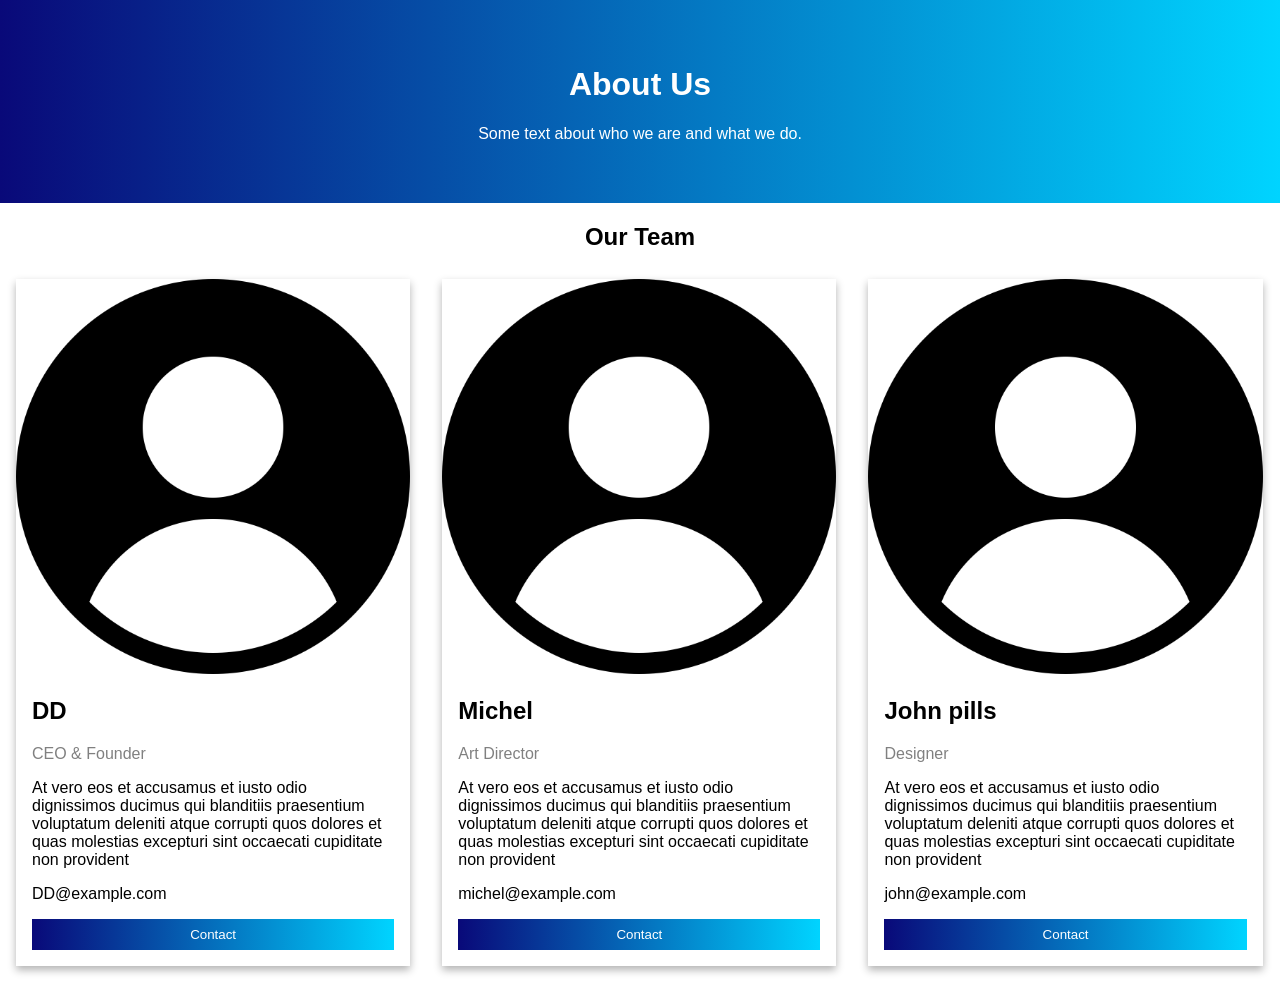
<file: About-us.html>
<!DOCTYPE html>
<html>
<head>
<meta name="viewport" content="width=device-width, initial-scale=1">
  <link rel="shortcut icon" href="favicon.ico" type="image/x-icon">
<style>
body {
  font-family: Arial, Helvetica, sans-serif;
  margin: 0;
}

html {
  box-sizing: border-box;
}

*, *:before, *:after {
  box-sizing: inherit;
}

.column {
  float: left;
  width: 33.3%;
  margin-bottom: 16px;
  padding: 0 8px;
}

.card {
  box-shadow: 0 4px 8px 0 rgba(0, 0, 0, 0.3);
  margin: 8px;
}

.about-section {
  padding: 2.8rem;
  text-align: center;
  background: rgb(2,0,36);
background: linear-gradient(90deg, rgba(2,0,36,1) 0%, rgba(9,9,121,1) 0%, rgba(0,212,255,1) 100%);
  color: white;
}

.container {
  padding: 0 1rem;
}

.container::after, .row::after {
  content: "";
  clear: both;
  display: table;
}

.title {
  color: grey;
}

.button {
  border: none;
  outline: 0;
  display: inline-block;
  padding: 0.5rem;
  color: white;
  background: linear-gradient(90deg, rgba(2,0,36,1) 0%, rgba(9,9,121,1) 0%, rgba(0,212,255,1) 100%);
  text-align: center;
  cursor: pointer;
  width: 100%;
}

.button:hover {
  background-color: #555;
}

@media screen and (max-width: 650px) {
  .column {
    width: 100%;
    display: block;
  }
}
</style>
</head>
<body>

<div class="about-section">
  <h1>About Us</h1>
  <p>Some text about who we are and what we do.</p>

</div>

<h2 style="text-align:center">Our Team</h2>
<div class="row">
  <div class="column">
    <div class="card">
      <img src="member.png" alt="Jane" style="width:100%">
      <div class="container">
        <h2>DD</h2>
        <p class="title">CEO & Founder</p>
        <p>At vero eos et accusamus et iusto odio dignissimos ducimus qui blanditiis praesentium voluptatum deleniti atque corrupti quos dolores et quas molestias excepturi sint occaecati cupiditate non provident</p>
        <p>DD@example.com</p>
        <p><button class="button">Contact</button></p>
      </div>
    </div>
  </div>

  <div class="column">
    <div class="card">
      <img src="member.png" alt="Mike" style="width:100%">
      <div class="container">
        <h2>Michel</h2>
        <p class="title">Art Director</p>
        <p>At vero eos et accusamus et iusto odio dignissimos ducimus qui blanditiis praesentium voluptatum deleniti atque corrupti quos dolores et quas molestias excepturi sint occaecati cupiditate non provident</p>
        <p>michel@example.com</p>
        <p><button class="button">Contact</button></p>
      </div>
    </div>
  </div>
  
  <div class="column">
    <div class="card">
      <img src="member.png" alt="John" style="width:100%">
      <div class="container">
        <h2>John pills</h2>
        <p class="title">Designer</p>
        <p>At vero eos et accusamus et iusto odio dignissimos ducimus qui blanditiis praesentium voluptatum deleniti atque corrupti quos dolores et quas molestias excepturi sint occaecati cupiditate non provident</p>
        <p>john@example.com</p>
        <p><button class="button">Contact</button></p>
      </div>
    </div>
  </div>
</div>

</body>
</html>
</file>
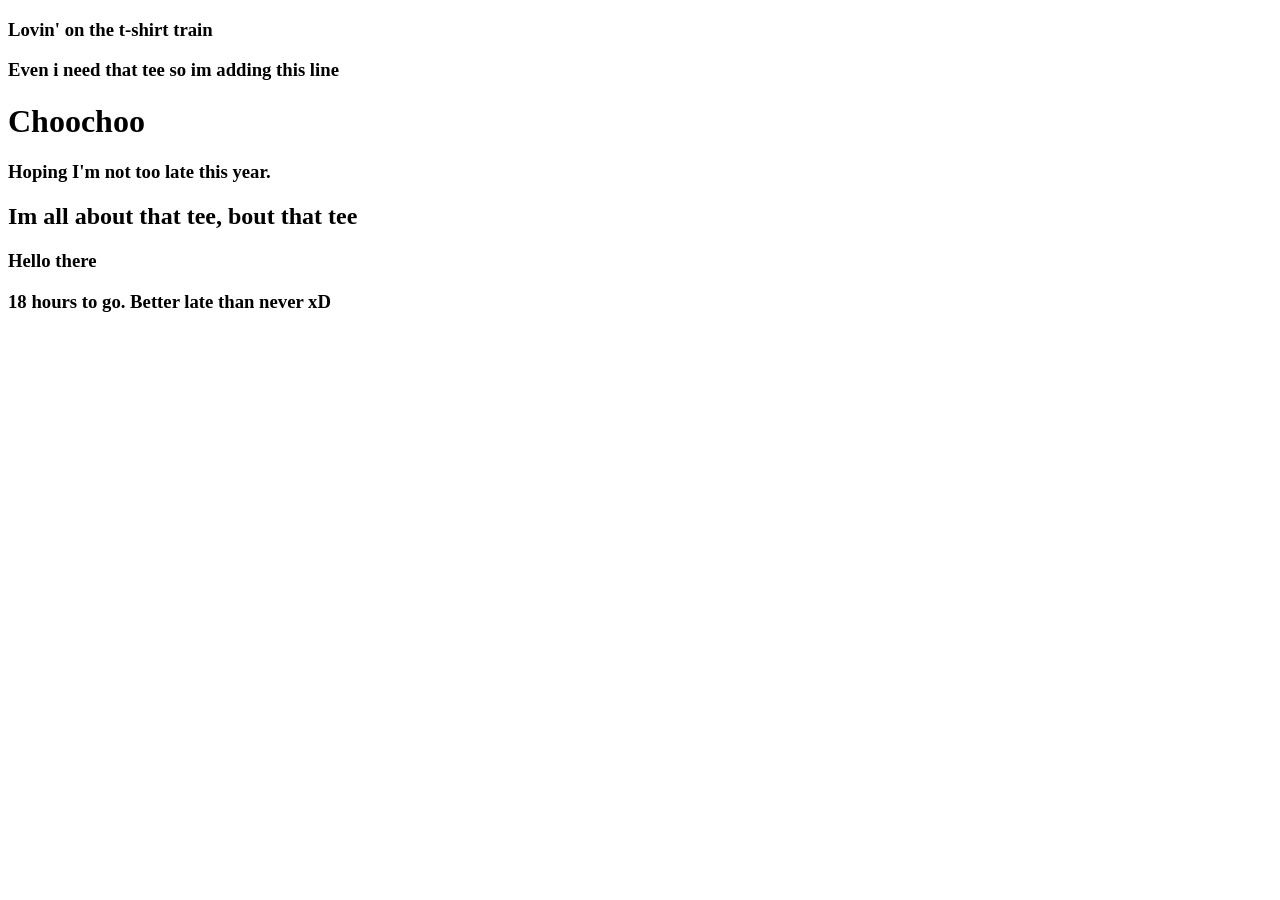
<file: AllAboutThatTee.html>
<!DOCTYPE html>
<html lang="en">
 <head>
     <title>It's all about the tee.</title>
 </head>
<body id="body">
     <h3>Lovin' on the t-shirt train</h3>
     <h3>Even i need  that tee so im adding this line</h3>
     <h1>Choochoo</h1>
    <h3>Hoping I'm not too late this year.</h3>
     <h2>Im all about that tee, bout that tee</h2>
    <h3>Hello there</h3>
     <h3>18 hours to go. Better late than never xD </h3>
</body>
</html>
</file>
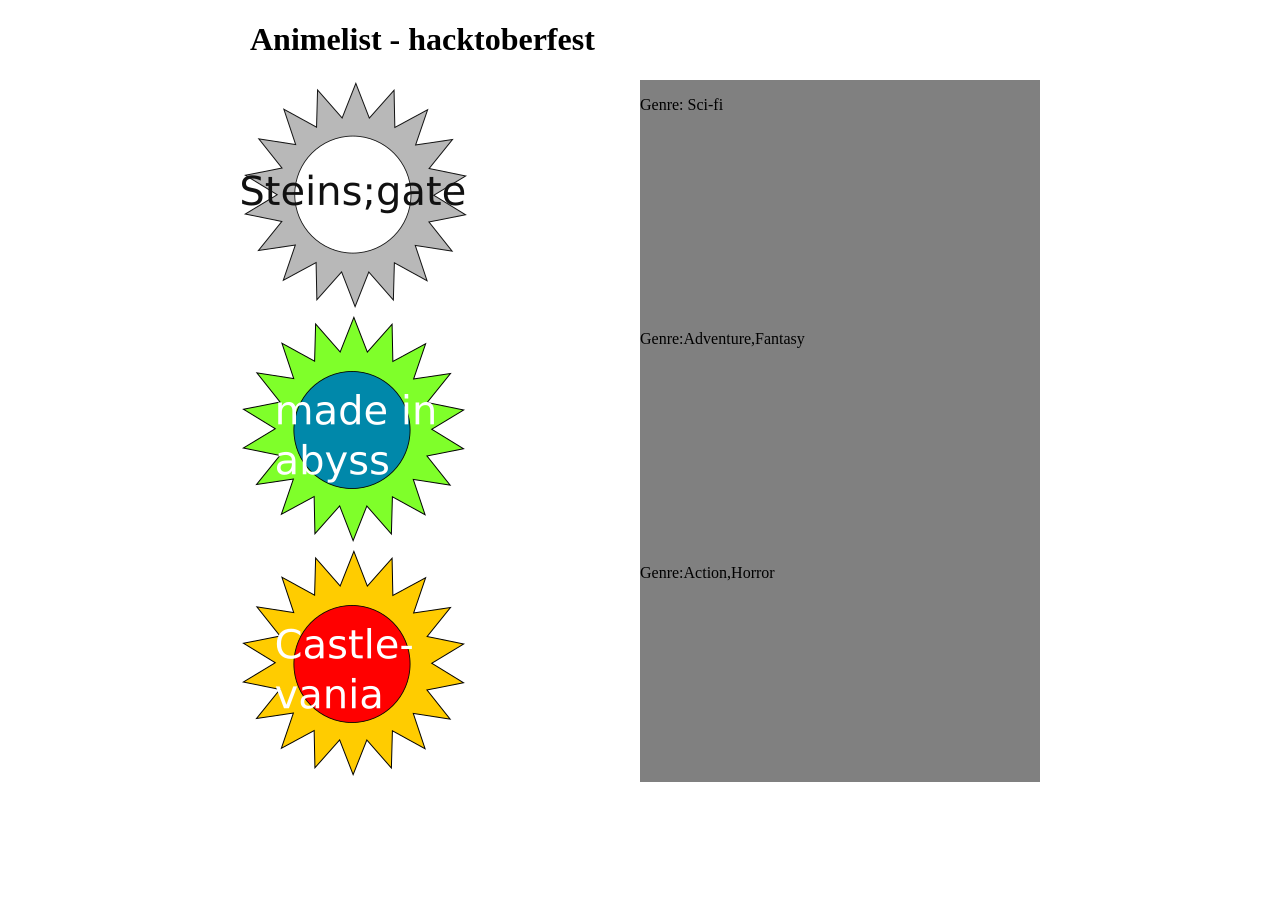
<file: animelist.html>
<!DOCTYPE html>
<html lang="en">

<head>
    <meta charset="UTF-8">
    <meta name="viewport" content="width=device-width, initial-scale=1.0">
    <meta http-equiv="X-UA-Compatible" content="ie=edge">
    <title>Anime List</title>
    <link href="css/animelist.css" type="text/css" rel="stylesheet">
</head>

<body>
    <div class="container">
        <h1>Animelist - hacktoberfest</h1>
        <div class="grid">
            <div class="item">
                <img src="images/sg.png" alt="steins;gate">
            </div>
            <div class="right" class="item">
                <p>Genre: Sci-fi</p>
		<p></p>
            </div>
        </div>

        <div class="grid">
            <div class="item">
                <img src="images/mia.png" alt="made in abyss">
            </div>
            <div class="right" class="item">
                <p>Genre:Adventure,Fantasy</p>
            </div>
        </div>
	<div class="grid">
		<div class="item">
			<img src="images/cv.png" alt="castlevania">
		</div>
		<div class="right" class="item">
			<p>Genre:Action,Horror</p>
		</div>
	</div>
    </div>
</body>

</html>
</file>
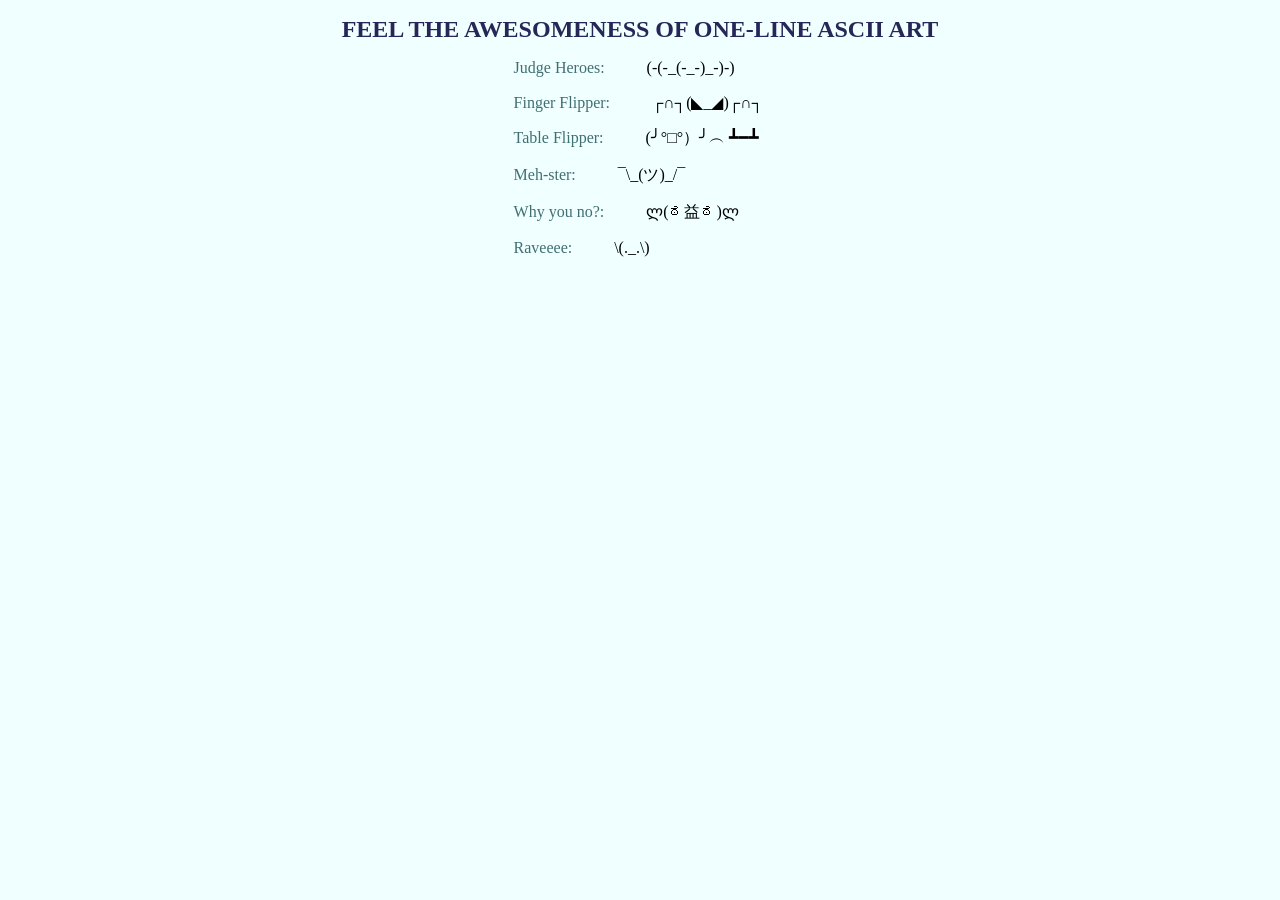
<file: awesome_ascii.html>
<!DOCTYPE html>
<html>
<head>
    <meta charset="utf-8" />
    <meta http-equiv="X-UA-Compatible" content="IE=edge">
    <title>Awesome ASCII Art</title>
    <meta name="viewport" content="width=device-width, initial-scale=1">
    <link rel="stylesheet" type="text/css" media="screen" href="./css/awesome_ascii.css" />
    <!-- <script src="main.js"></script> -->
</head>
<body>
    <h1>FEEL THE AWESOMENESS OF ONE-LINE ASCII ART</h1>

    <p><span class="name">Judge Heroes:</span> (-(-_(-_-)_-)-) </p>
    <p><span class="name">Finger Flipper:</span> ┌∩┐(◣_◢)┌∩┐ </p>
    <p><span class="name">Table Flipper:</span> (╯°□°）╯︵ ┻━┻ </p>
    <p><span class="name">Meh-ster:</span> ¯\_(ツ)_/¯ </p>
    <p><span class="name">Why you no?:</span> ლ(ಠ益ಠ)ლ </p>
    <p><span class="name">Raveeee:</span> \(._.\) </p>
</body>
</html>
</file>
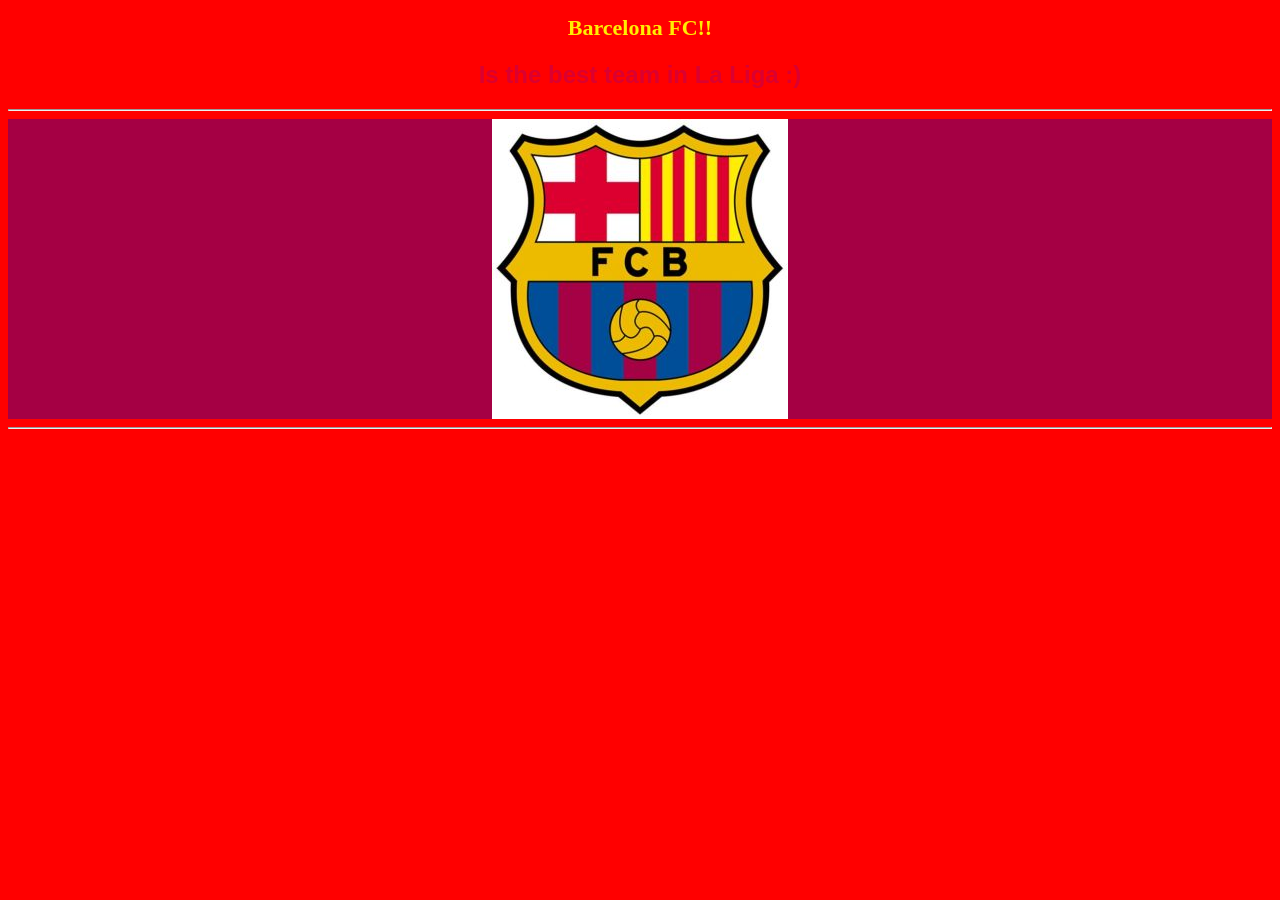
<file: barca.html>
<!DOCTYPE html>
<html>
<head>
<meta charset="UTF-8">
<title>La Liga's Greatest Team</title>
<link rel="stylesheet" type="text/css" href="css/barca.css">
<style>
body {
  background-color: red;
}

h1 {
  font-family: "Merriweather", serif;
  font-size: 22px;
}	
</style>
	
</head>

<body>
<h1>Barcelona FC!!</h1>
<h2>Is the best team in La Liga :)</h2>
<hr>

<div id="middle">
	<img src="images/barca/logo.jpg" alt="Barcelona FC team logo">
</div>
<hr>
</body>
</html>
</file>
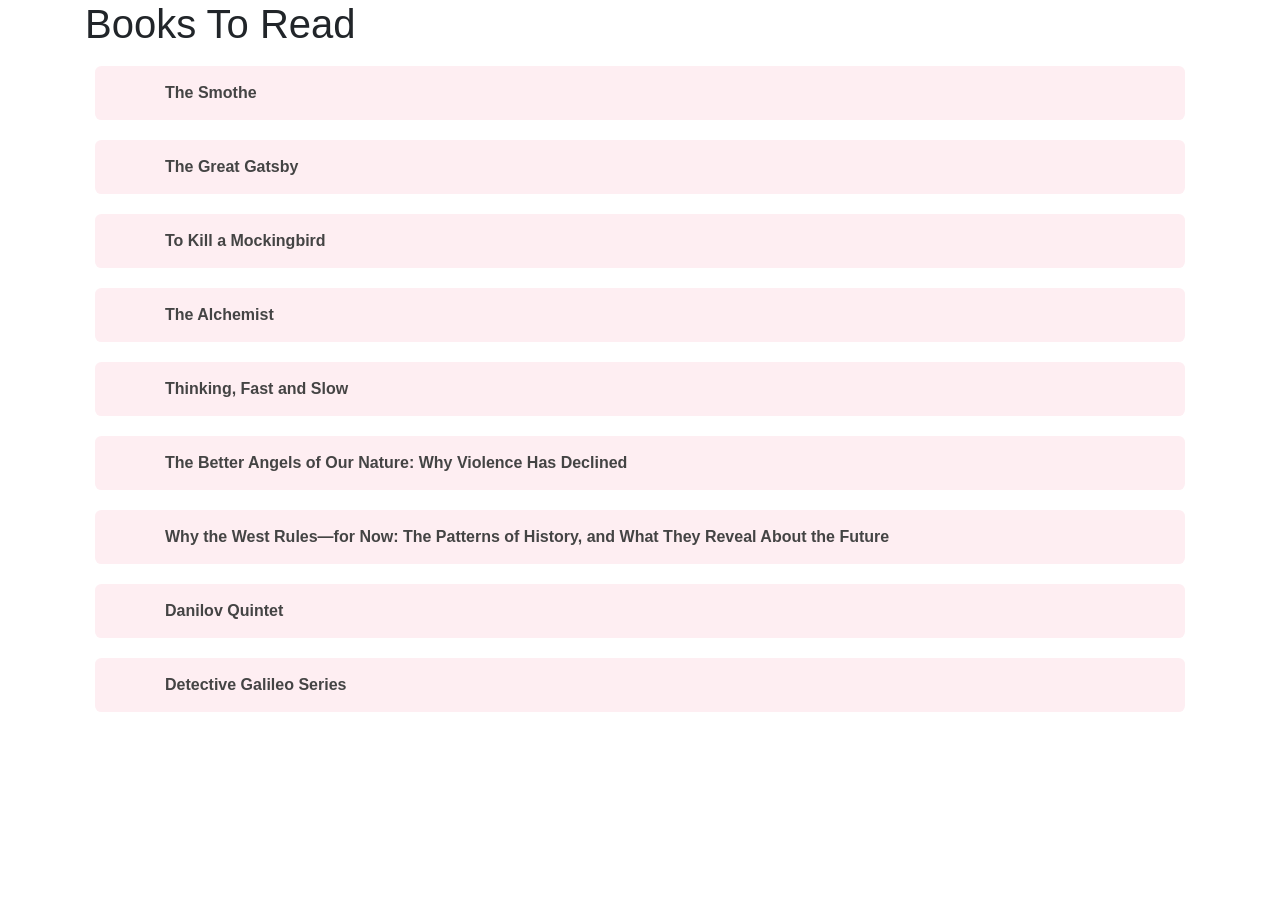
<file: books.html>
<!DOCTYPE html>
<html>

<head>
    <title>Books</title>
    <meta charset="utf-8">
    <meta name="viewport" content="width=device-width, initial-scale=1">
    <link rel="stylesheet" href="https://maxcdn.bootstrapcdn.com/bootstrap/4.1.3/css/bootstrap.min.css">

    <style>
        .box {
  position: relative;
  display: flex;
  flex-wrap: wrap;
}

.box-item {
  position: relative;
  display: block;
  background-color: #FEEEF2;
  color: #444;
  font-weight: 600;
  width: 100%;
  cursor: pointer;
  border-radius: 0.4rem;
  padding: 15px 8px 15px 70px;
  margin: 10px;
  font-size: 1rem;
  text-overflow: ellipsis;
  overflow-x: hidden;
  white-space: nowrap;
}
    </style>
</head>

<body>
    <div class="books_list">
        <div class="container">
            <h1>Books To Read</h1>
            <div class="box mx-auto">
                <a class="box-item" href="https://www.goodreads.com/book/show/4672">The Smothe</a>
                <a class="box-item" href="https://www.goodreads.com/book/show/4671">The Great Gatsby</a>
                <a class="box-item" href="https://www.goodreads.com/book/show/2657">To Kill a Mockingbird</a>
                <a class="box-item" href="https://www.goodreads.com/book/show/865">The Alchemist</a>
                <a class="box-item" href="https://www.goodreads.com/book/show/11468377-thinking-fast-and-slow">Thinking, Fast and Slow</a>
                <a class="box-item" href="https://www.goodreads.com/book/show/13543093-the-better-angels-of-our-nature"> The Better Angels of Our Nature: Why Violence Has Declined</a>
                <a class="box-item" href="https://www.goodreads.com/book/show/9491855-why-the-west-rules-for-now"> Why the West Rules—for Now: The Patterns of History, and What They Reveal About the Future </a>
                <a class="box-item" href="https://www.goodreads.com/series/53294-danilov-quintet">Danilov Quintet</a>
                <a class="box-item" href="https://www.goodreads.com/series/99164-detective-galileo">Detective Galileo Series</a>
                <a class="box item" href="https://www.goodreads.com/book/show/48757.The_Tao_of_Pooh"The Tao of Pooh</a>
            </div>
        </div>
    </div>
</body>
</html>
</file>
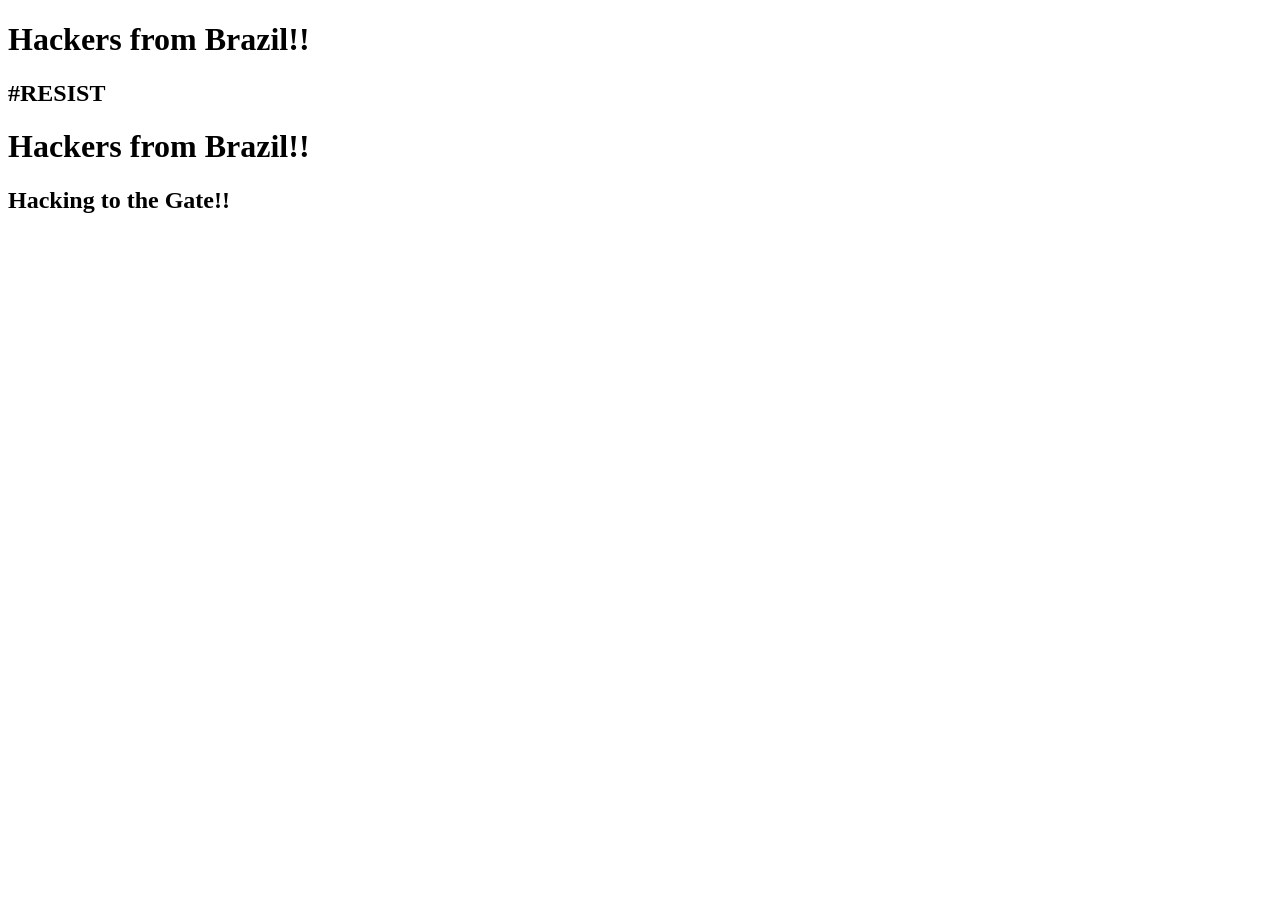
<file: brazil_code.html>
<!DOCTYPE html>
<html lang="en">
<head>
    <title>Brazil code too! </title>
</head>

<body id="body">
  <h1>Hackers from Brazil!!</h1>
  <h2>#RESIST</h2>
  <h1> Hackers from Brazil!!</h1>
    <h2> Hacking to the Gate!!</h2>
</body>
</html>
</file>
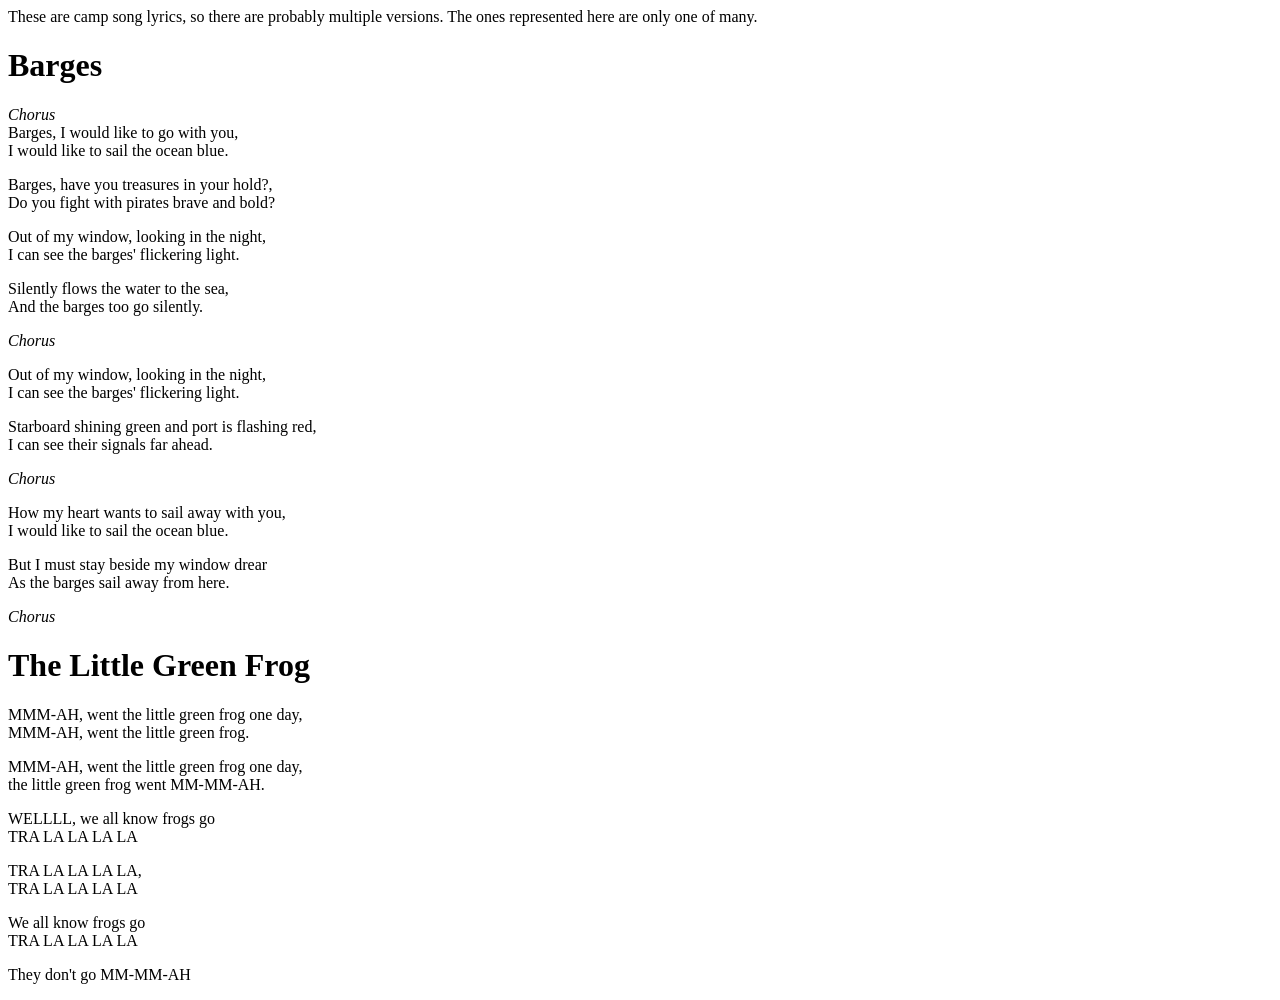
<file: campsongs.html>
<html>
<head>
  <title>Fun camp song lyrics</title>
</head>
<body>
  <div>These are camp song lyrics, so there are probably multiple versions. The ones represented here are only one of many.
    <h1>Barges</h1>
    <p><i>Chorus</i> <br/>Barges, I would like to go with you, <br/>I would like to sail the ocean blue.</p>
    <p>Barges, have you treasures in your hold?, <br/>Do you fight with pirates brave and bold? <br/></p>
    <p>Out of my window, looking in the night, <br/>I can see the barges' flickering light.</p>
    <p>Silently flows the water to the sea, <br/>And the barges too go silently.<br/></p>
    <p><i>Chorus</i><br/></p>
    <p>Out of my window, looking in the night, <br/>I can see the barges' flickering light.</p>
    <p>Starboard shining green and port is flashing red,<br/>I can see their signals far ahead.<br/></p>
    <p><i>Chorus</i><br/></p>
    <p>How my heart wants to sail away with you,<br/>I would like to sail the ocean blue.</p>
    <p>But I must stay beside my window drear<br/>As the barges sail away from here.<br/></p>
    <p><i>Chorus</i><br/></p>
    <h1>The Little Green Frog</h1>
    <p>MMM-AH, went the little green frog one day,<br/>MMM-AH, went the little green frog.</p>
    <p>MMM-AH, went the little green frog one day,<br/>the little green frog went MM-MM-AH.</p>
    <p>WELLLL, we all know frogs go<br/>TRA LA LA LA LA</p>
    <p>TRA LA LA LA LA, <br/>TRA LA LA LA LA<br/></p>
    <p>We all know frogs go<br/>TRA LA LA LA LA</p>
    <p>They don't go MM-MM-AH</p>
  </div>
</body>
</html>
</file>
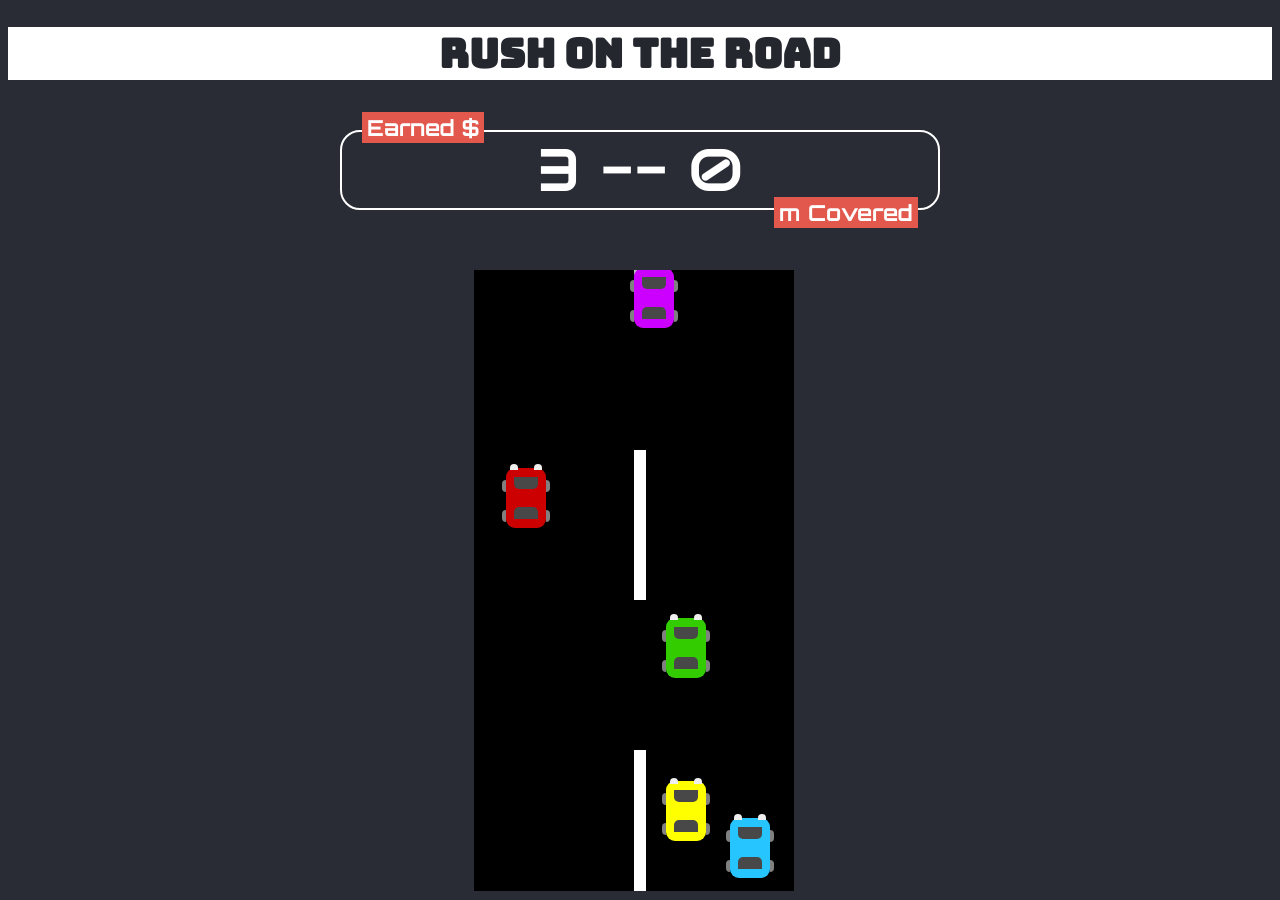
<file: Car_Race_index.html>
<!DOCTYPE html>
<html>
<head>
	<meta charset="utf-8">
	<title>Car Racing Game</title>	
	<link rel="stylesheet" type="text/css" href="css/Car_Race_style.css">
</head>
<body>
	<header>
		<h1>Rush on the Road</h1>
	</header>
	<div class="score-board">
		<div id="money-level" class="badge">Earned $</div>
		<div id="dist-level" class="badge">m Covered</div>
		<span id="earned-money">0</span>  --  <span id="coverd-dist">0</span>
	</div>
	<div id="container">
		<div id="line_1" class="line"></div>
		<div id="line_2" class="line"></div>
		<div id="line_3" class="line"></div>
		<div id="car" class="car">
			<div class="f_glass"></div>
			<div class="b_glass"></div>
			<div class="f_light_l"></div>
			<div class="f_light_r"></div>
			<div class="f_tyre_l"></div>
			<div class="f_tyre_r"></div>
			<div class="b_tyre_l"></div>
			<div class="b_tyre_r"></div>
		</div>
		<div id="car_1" class="car">
			<div class="f_glass"></div>
			<div class="b_glass"></div>
			<div class="f_light_l"></div>
			<div class="f_light_r"></div>
			<div class="f_tyre_l"></div>
			<div class="f_tyre_r"></div>
			<div class="b_tyre_l"></div>
			<div class="b_tyre_r"></div>
		</div>
		<div id="car_2" class="car">
			<div class="f_glass"></div>
			<div class="b_glass"></div>
			<div class="f_light_l"></div>
			<div class="f_light_r"></div>
			<div class="f_tyre_l"></div>
			<div class="f_tyre_r"></div>
			<div class="b_tyre_l"></div>
			<div class="b_tyre_r"></div>
		</div>
		<div id="car_3" class="car">
			<div class="f_glass"></div>
			<div class="b_glass"></div>
			<div class="f_light_l"></div>
			<div class="f_light_r"></div>
			<div class="f_tyre_l"></div>
			<div class="f_tyre_r"></div>
			<div class="b_tyre_l"></div>
			<div class="b_tyre_r"></div>
		</div>
		<div id="car_4" class="car">
			<div class="f_glass"></div>
			<div class="b_glass"></div>
			<div class="f_light_l"></div>
			<div class="f_light_r"></div>
			<div class="f_tyre_l"></div>
			<div class="f_tyre_r"></div>
			<div class="b_tyre_l"></div>
			<div class="b_tyre_r"></div>
		</div>
		<div id="car_5" class="car">
			<div class="f_glass"></div>
			<div class="b_glass"></div>
			<div class="f_light_l"></div>
			<div class="f_light_r"></div>
			<div class="f_tyre_l"></div>
			<div class="f_tyre_r"></div>
			<div class="b_tyre_l"></div>
			<div class="b_tyre_r"></div>
		</div>
		<div id="restart_div">
			<button id="restart">Let's go Again<br>
				<small class="small_text">[Press SPACEBAR]</small>
			</button>
		</div>
	</div>
	<audio id="game_audio" src="audios/Car_Race_audio_music.mp3" loop="loop"></audio>
	<script src="scripts/jquery.min.js"></script>
	<script src="scripts/Car_Race_script.js"></script>
</body>
</html>
</file>
<file: css/animelist.css>
h1 {
    margin-left: 10px;
}

.container {
    max-width: 800px;
    margin: 0 auto;
}

.grid {
    display: grid;
    grid-gap: 0px;
    grid-template-columns: 1fr 1fr;
}

.item {
    padding: 2px;
}

.item img {
    max-width: 380px;
}

.right {
	background-color: gray;
}
</file>
<file: css/awesome_ascii.css>
body {
    background-color: azure;
}

h1 {
    font-size: 24px;
    color: rgb(38, 38, 89);
    text-align: center;
}

p {
    margin-bottom: 5px;
    margin-left: 40%;
}

.name {
    color: rgb(64, 111, 113);
    margin-right: 5%;
    text-align: right;
}
</file>
<file: css/barca.css>
body {
	background-color: #004D98;
}

h1 {
	color: #FFED02;
	text-align: center;
	font-family: Arial;
	font-size: 55px;
}

h2 {
	color: #DB0030;
	text-align: center;
	font-family: Arial;
}

#middle {
	background-color: #A50044;
	width: 100%;
	height: 25%;
	margin: 0;
	padding: 0;
}

img {
	display: block;
	margin-left: auto;
	margin-right: auto;
	width: 25
}
</file>
<file: css/Car_Race_style.css>
@import url('https://fonts.googleapis.com/css?family=Bungee');
@import url('https://fonts.googleapis.com/css?family=Audiowide');
@import url('https://fonts.googleapis.com/css?family=Orbitron');
@import url('https://fonts.googleapis.com/css?family=Viga');
@import url('https://fonts.googleapis.com/css?family=Prosto+One');
@import url('https://fonts.googleapis.com/css?family=Luckiest+Guy');

*{
	margin: 1;
	padding: 0;
	box-sizing: border-box;
}

header {
	background: white;
	padding: 0px;
}

header > h1 {
	color: #24272E;
	text-align: center;
	font-family: Bungee, sans-serif;
	font-size: 40px;
}

.score-board {
	margin: 50px auto;
	border: 2px solid white;
	border-radius: 20px;
	text-align: center;
	width: 600px;
	color: white;
	font-size: 60px;
	padding: 20px, 20px;
	font-family: Audiowide, sans-serif;
	position: relative;
}

.badge {
	background: #E2584D;
	color: white;
	font-size: 22px;
	padding: 2px 5px;
	font-family: Orbitron, sans-serif;
	font-weight: bold;
}

#money-level {
	position: absolute;
	top: -20px;
	left: 20px;
}

#dist-level {
	position: absolute;
	bottom: -20px;
	right: 20px;
}

body {
	background-color: #292C34;
	font-family: Orbitron, sans-serif;
}

#container {
	position: absolute;
	height: 69vh;
	width: 25%;
	left: 37%;
	margin-top: 10px;
	margin-bottom: 2px; 
	background-color: #000000;
	overflow: hidden;
}

.line {
	position: absolute;
	height: 150px;
	width: 4%;
	margin-left: 50%;
	background-color: #FFFFFF;
}

#line_1 {
	top: -150px;
}

#line_2 {
	top: 150px;
}

#line_3 {
	top: 450px;
}

.car {
	position: absolute;
	height: 60px;
	width: 40px;
	border-radius: 9px;
	box-shadow: 0px 1px 8px 0px black;
}

#car {
	bottom: 8%;
	left: 60%;
	background-color: #FFFF00;
}

.f_glass{
    position: absolute;
    height: 20%;
    width: 60%;
    margin-left: 20%;
    top: 15%;
    border-radius: 0px 0px 5px 5px;
    background-color: #484848;
}

.b_glass{
    position: absolute;
    height: 20%;
    width: 60%;
    margin-left: 20%;
    bottom: 15%;
    border-radius: 5px 5px 0px 0px;
    background-color: #484848;
}

.f_light_l{
    position: absolute;
    height: 10%;
    width: 20%;
    margin-left: 10%;
    top: -6%;
    border-radius: 5px 5px 0px 0px;
    background-color: #efefef;
}

.f_light_r{
    position: absolute;
    height: 10%;
    width: 20%;
    margin-left: 70%;
    top: -6%;
    border-radius: 5px 5px 0px 0px;
    background-color: #efefef;
}

.f_tyre_l{
    position: absolute;
    height: 20%;
    width: 10%;
    background-color: grey;
    top: 20%;
    left: -10%;
    border-radius: 5px 0px 0px 5px;
}

.f_tyre_r{
    position: absolute;
    height: 20%;
    width: 10%;
    background-color: grey;
    top: 20%;
    left: 100%;
    border-radius: 0px 5px 5px 0px;
}

.b_tyre_l{
    position: absolute;
    height: 20%;
    width: 10%;
    background-color: grey;
    top: 70%;
    left: -10%;
    border-radius: 5px 0px 0px 5px;
}

.b_tyre_r{
    position: absolute;
    height: 20%;
    width: 10%;
    background-color: grey;
    top: 70%;
    left: 100%;
    border-radius: 0px 5px 5px 0px;
}

#car_1{
    top: -200px;
    left: 50%;
    background-color: #CC00FF;
}

#car_2{
    top: 150px;
    left: 60%;
    background-color: #33CC00;
}

#car_3{
    top: 350px;
    left: 80%;
    background-color: #26c5ff;
}

#car_4{
    top: 500px;
    left: 30%;
    background-color: #FF6600;
}

#car_5{
    top: 0px;
    left: 10%;
    background-color: #CC0000;
}

#restart_div {
    position: absolute;
    height: 100%;
    width: 100%;
    background-color: #000066;
    color: white;
    font-family: Prosto One, sans-serif;
    font-size: 40px;
    text-align: center;
    display: none;
}

#restart {
    border: none;
    padding: 25px;
    color: white;
    background-color: #FF0000;
    font-family: Luckiest Guy, sans-serif;
    font-size: 30px;
    margin-top: 30%;
}

.small_text{
    font-size: 25px;
}
</file>
